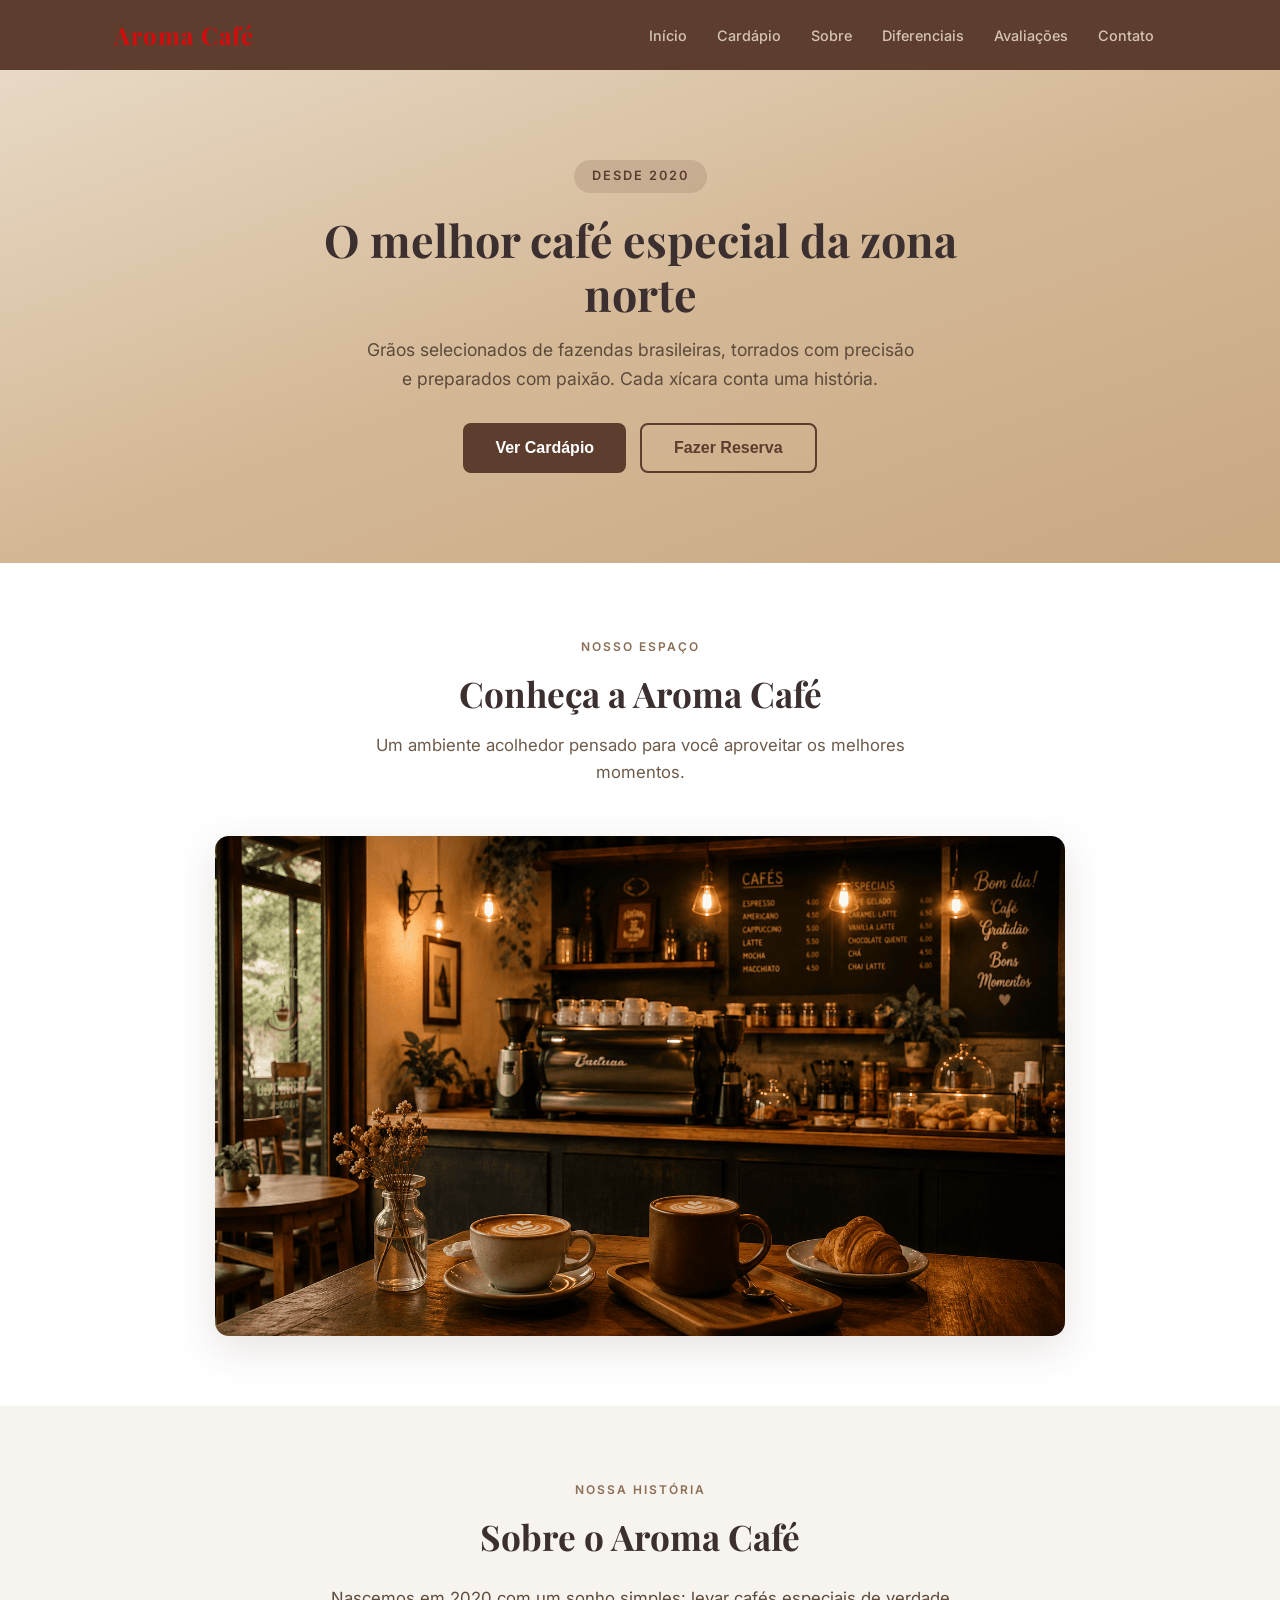
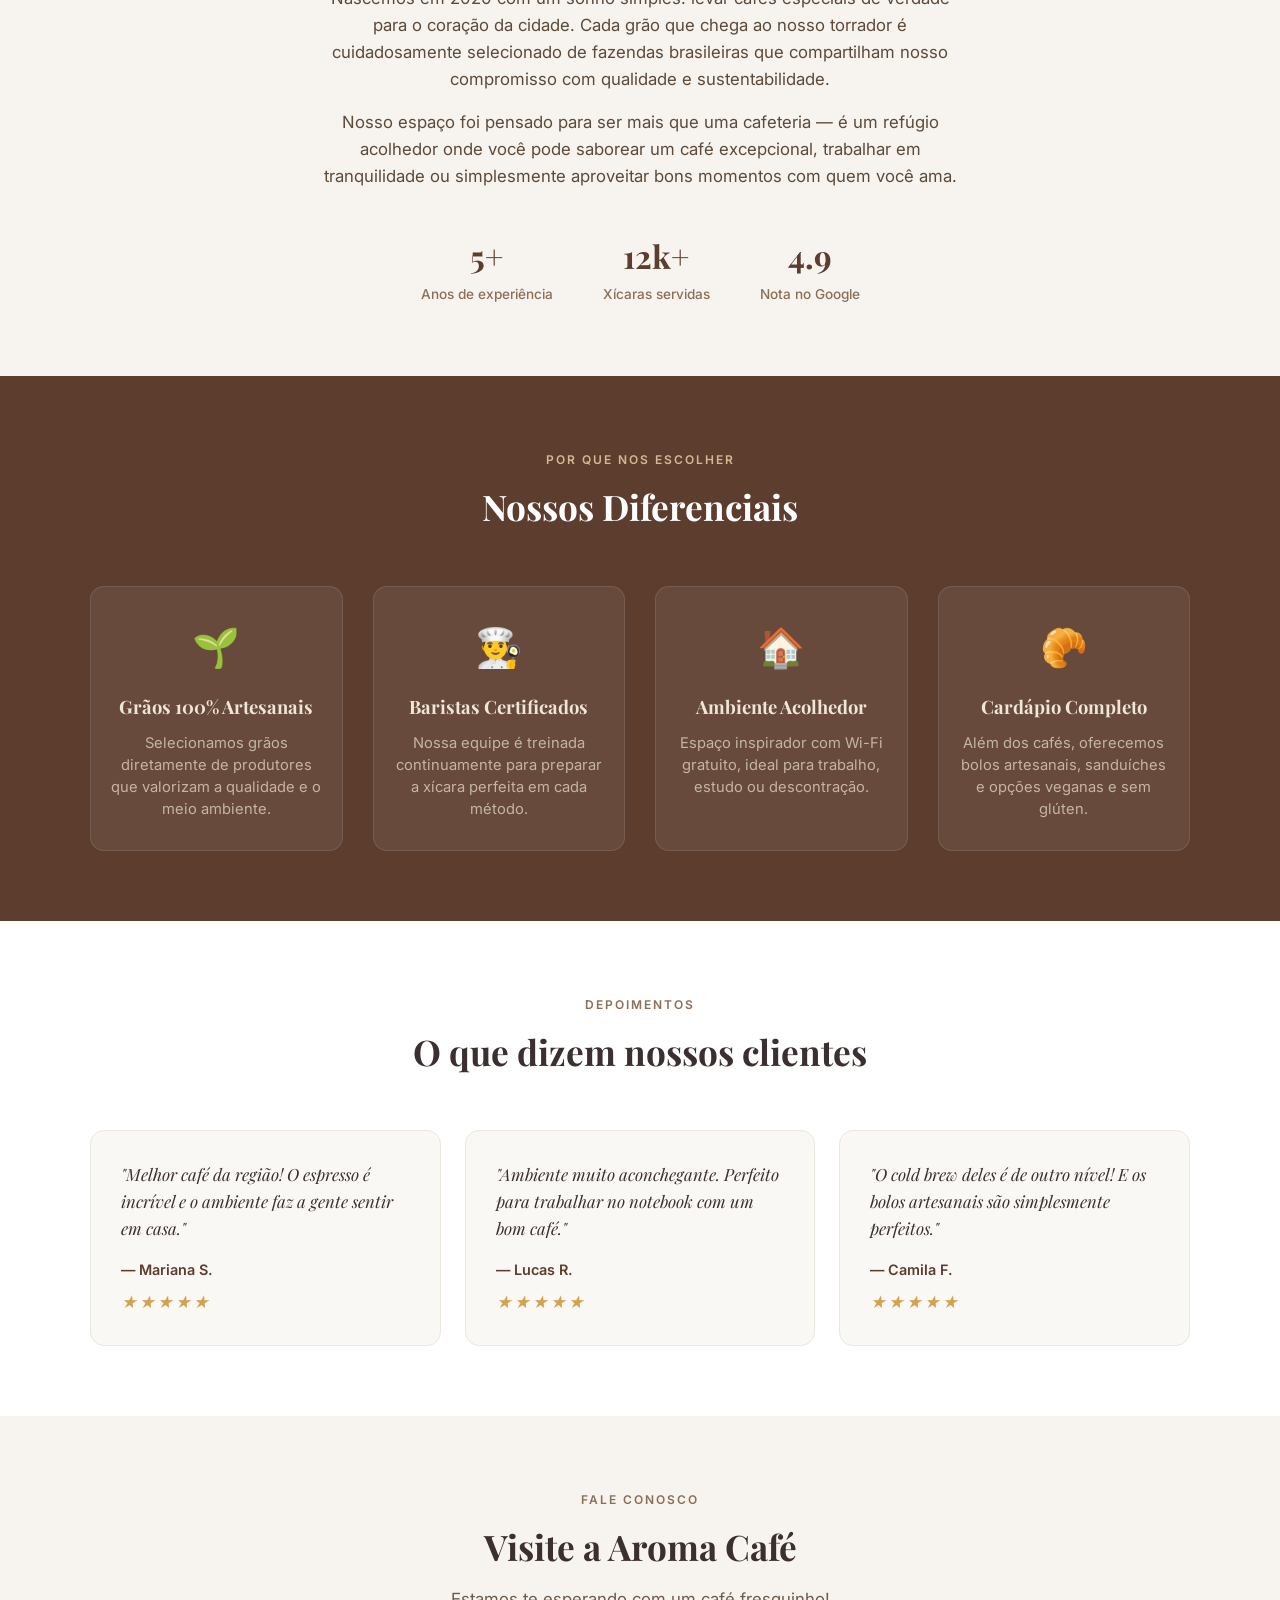
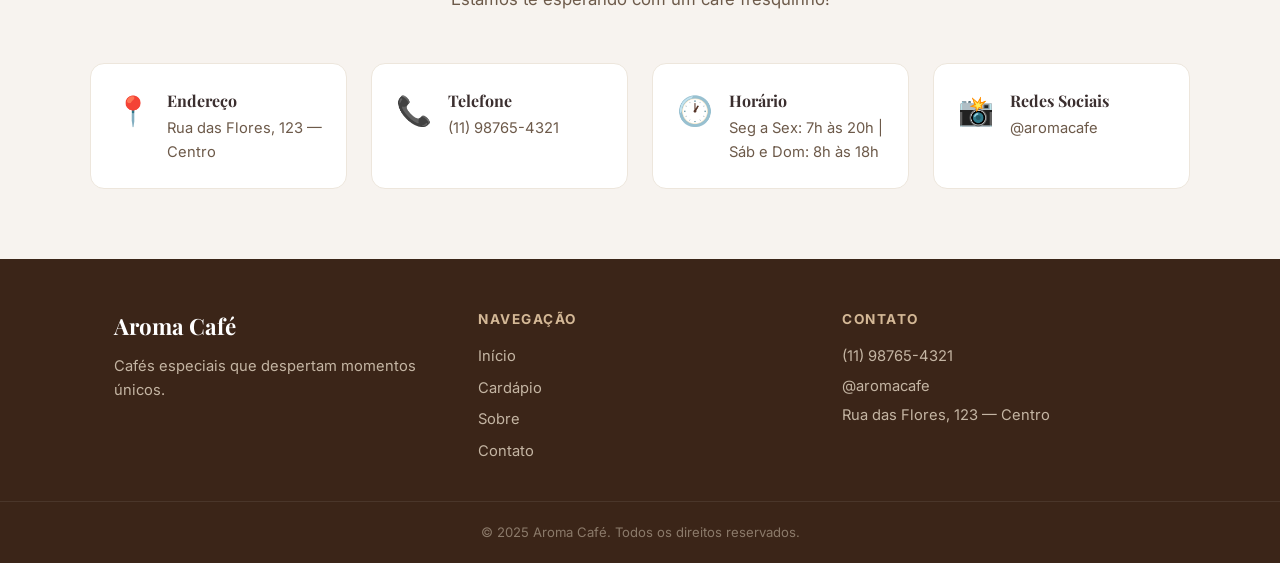
<file: index.html>
<!doctype html>
<html lang="pt-BR">
  <head>
    <meta charset="UTF-8" />
    <meta name="viewport" content="width=device-width, initial-scale=1.0" />
    <title>Aroma Café — Cafés Especiais</title>
    <link rel="stylesheet" href="style.css" />
    <link
      href="https://fonts.googleapis.com/css2?family=Playfair+Display:wght@400;700&family=Inter:wght@300;400;500;600&display=swap"
      rel="stylesheet"
    />
  </head>
  <body>
    <header>
      <div class="header-inner">
        <h1 class="logo">Aroma Café</h1>
        <nav>
          <a href="index.html">Início</a>
          <a href="cardapio.html">Cardápio</a>
          <a href="#sobre">Sobre</a>
          <a href="#diferenciais">Diferenciais</a>
          <a href="#avaliacoes">Avaliações</a>
          <a href="contato.html">Contato</a>
        </nav>
      </div>
    </header>

    <section class="hero" id="inicio">
      <div class="hero-content">
        <span class="hero-tag">Desde 2020</span>
        <h2>O melhor café especial da zona norte</h2>
        <p>
          Grãos selecionados de fazendas brasileiras, torrados com precisão e
          preparados com paixão. Cada xícara conta uma história.
        </p>
        <div class="hero-buttons">
          <button class="btn-primary">Ver Cardápio</button>
          <button class="btn-secondary">Fazer Reserva</button>
        </div>
      </div>
    </section>

    <section class="gallery" id="galeria">
      <div class="section-header">
        <span class="section-tag">Nosso Espaço</span>
        <h2>Conheça a Aroma Café</h2>
        <p>Um ambiente acolhedor pensado para você aproveitar os melhores momentos.</p>
      </div>
      <img src="assets/cafeteria.png" alt="Interior da Aroma Café" class="gallery-img" />
    </section>

    <section class="about" id="sobre">
      <div class="about-content">
        <div class="about-text">
          <span class="section-tag">Nossa História</span>
          <h2>Sobre o Aroma Café</h2>
          <p>
            Nascemos em 2020 com um sonho simples: levar cafés especiais de
            verdade para o coração da cidade. Cada grão que chega ao nosso
            torrador é cuidadosamente selecionado de fazendas brasileiras que
            compartilham nosso compromisso com qualidade e sustentabilidade.
          </p>
          <p>
            Nosso espaço foi pensado para ser mais que uma cafeteria — é um
            refúgio acolhedor onde você pode saborear um café excepcional,
            trabalhar em tranquilidade ou simplesmente aproveitar bons momentos
            com quem você ama.
          </p>
          <div class="about-stats">
            <div class="stat">
              <span class="stat-number">5+</span>
              <span class="stat-label">Anos de experiência</span>
            </div>
            <div class="stat">
              <span class="stat-number">12k+</span>
              <span class="stat-label">Xícaras servidas</span>
            </div>
            <div class="stat">
              <span class="stat-number">4.9</span>
              <span class="stat-label">Nota no Google</span>
            </div>
          </div>
        </div>
      </div>
    </section>

    <section class="diferenciais" id="diferenciais">
      <div class="section-header">
        <span class="section-tag">Por que nos escolher</span>
        <h2>Nossos Diferenciais</h2>
      </div>
      <div class="diff-grid">
        <div class="diff-item">
          <div class="diff-icon">🌱</div>
          <h3>Grãos 100% Artesanais</h3>
          <p>Selecionamos grãos diretamente de produtores que valorizam a qualidade e o meio ambiente.</p>
        </div>
        <div class="diff-item">
          <div class="diff-icon">👨‍🍳</div>
          <h3>Baristas Certificados</h3>
          <p>Nossa equipe é treinada continuamente para preparar a xícara perfeita em cada método.</p>
        </div>
        <div class="diff-item">
          <div class="diff-icon">🏠</div>
          <h3>Ambiente Acolhedor</h3>
          <p>Espaço inspirador com Wi-Fi gratuito, ideal para trabalho, estudo ou descontração.</p>
        </div>
        <div class="diff-item">
          <div class="diff-icon">🥐</div>
          <h3>Cardápio Completo</h3>
          <p>Além dos cafés, oferecemos bolos artesanais, sanduíches e opções veganas e sem glúten.</p>
        </div>
      </div>
    </section>

    <section class="reviews" id="avaliacoes">
      <div class="section-header">
        <span class="section-tag">Depoimentos</span>
        <h2>O que dizem nossos clientes</h2>
      </div>
      <div class="reviews-grid">
        <blockquote class="review-card">
          <p>"Melhor café da região! O espresso é incrível e o ambiente faz a gente sentir em casa."</p>
          <cite>— Mariana S.</cite>
          <span class="stars">★★★★★</span>
        </blockquote>
        <blockquote class="review-card">
          <p>"Ambiente muito aconchegante. Perfeito para trabalhar no notebook com um bom café."</p>
          <cite>— Lucas R.</cite>
          <span class="stars">★★★★★</span>
        </blockquote>
        <blockquote class="review-card">
          <p>"O cold brew deles é de outro nível! E os bolos artesanais são simplesmente perfeitos."</p>
          <cite>— Camila F.</cite>
          <span class="stars">★★★★★</span>
        </blockquote>
      </div>
    </section>

    <section class="contact" id="contato">
      <div class="section-header">
        <span class="section-tag">Fale Conosco</span>
        <h2>Visite a Aroma Café</h2>
        <p>Estamos te esperando com um café fresquinho!</p>
      </div>
      <div class="contact-info">
        <div class="contact-item">
          <span class="contact-icon">📍</span>
          <div>
            <h3>Endereço</h3>
            <p>Rua das Flores, 123 — Centro</p>
          </div>
        </div>
        <div class="contact-item">
          <span class="contact-icon">📞</span>
          <div>
            <h3>Telefone</h3>
            <p>(11) 98765-4321</p>
          </div>
        </div>
        <div class="contact-item">
          <span class="contact-icon">🕐</span>
          <div>
            <h3>Horário</h3>
            <p>Seg a Sex: 7h às 20h | Sáb e Dom: 8h às 18h</p>
          </div>
        </div>
        <div class="contact-item">
          <span class="contact-icon">📸</span>
          <div>
            <h3>Redes Sociais</h3>
            <p>@aromacafe</p>
          </div>
        </div>
      </div>
    </section>

    <footer>
      <div class="footer-inner">
        <div class="footer-col">
          <h3 class="footer-logo">Aroma Café</h3>
          <p>Cafés especiais que despertam momentos únicos.</p>
        </div>
        <div class="footer-col">
          <h4>Navegação</h4>
          <a href="index.html">Início</a>
          <a href="cardapio.html">Cardápio</a>
          <a href="#sobre">Sobre</a>
          <a href="contato.html">Contato</a>
        </div>
        <div class="footer-col">
          <h4>Contato</h4>
          <p>(11) 98765-4321</p>
          <p>@aromacafe</p>
          <p>Rua das Flores, 123 — Centro</p>
        </div>
      </div>
      <div class="footer-bottom">
        <p>&copy; 2025 Aroma Café. Todos os direitos reservados.</p>
      </div>
    </footer>
  </body>
</html>
</file>
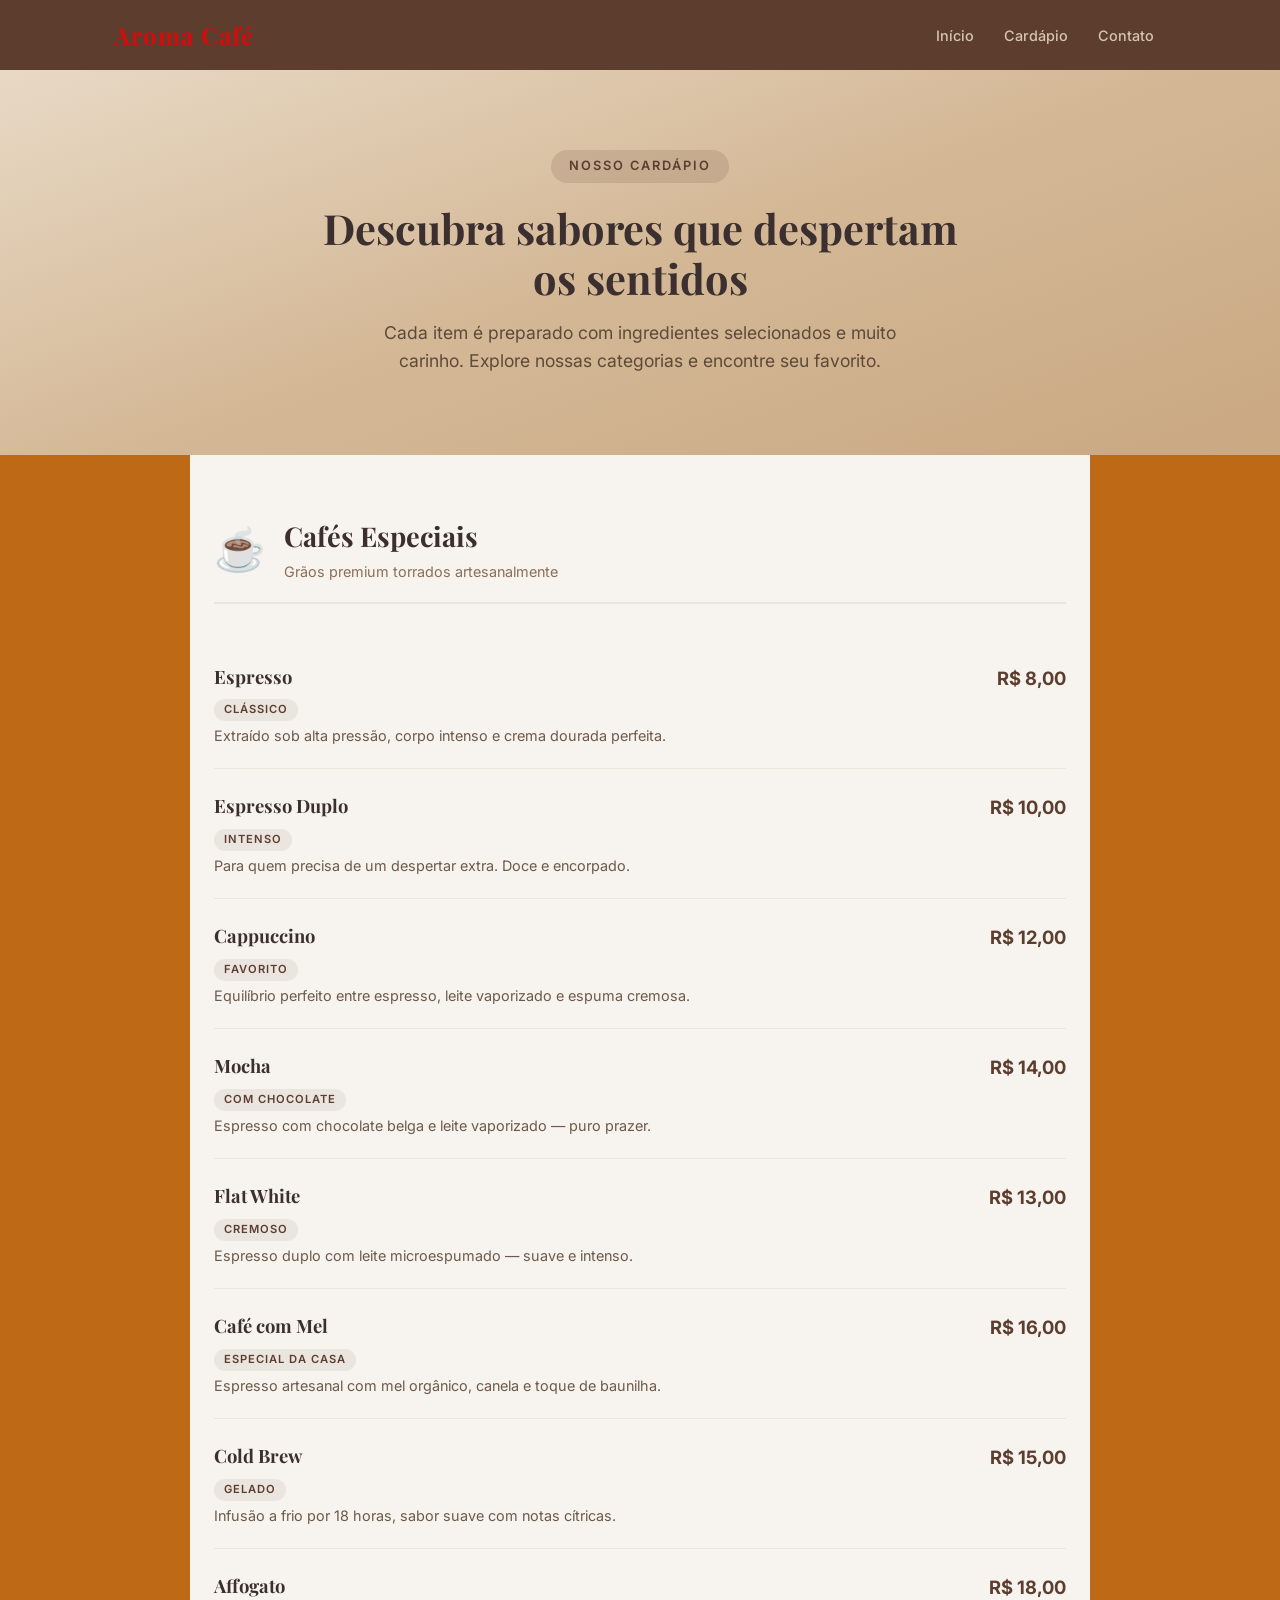
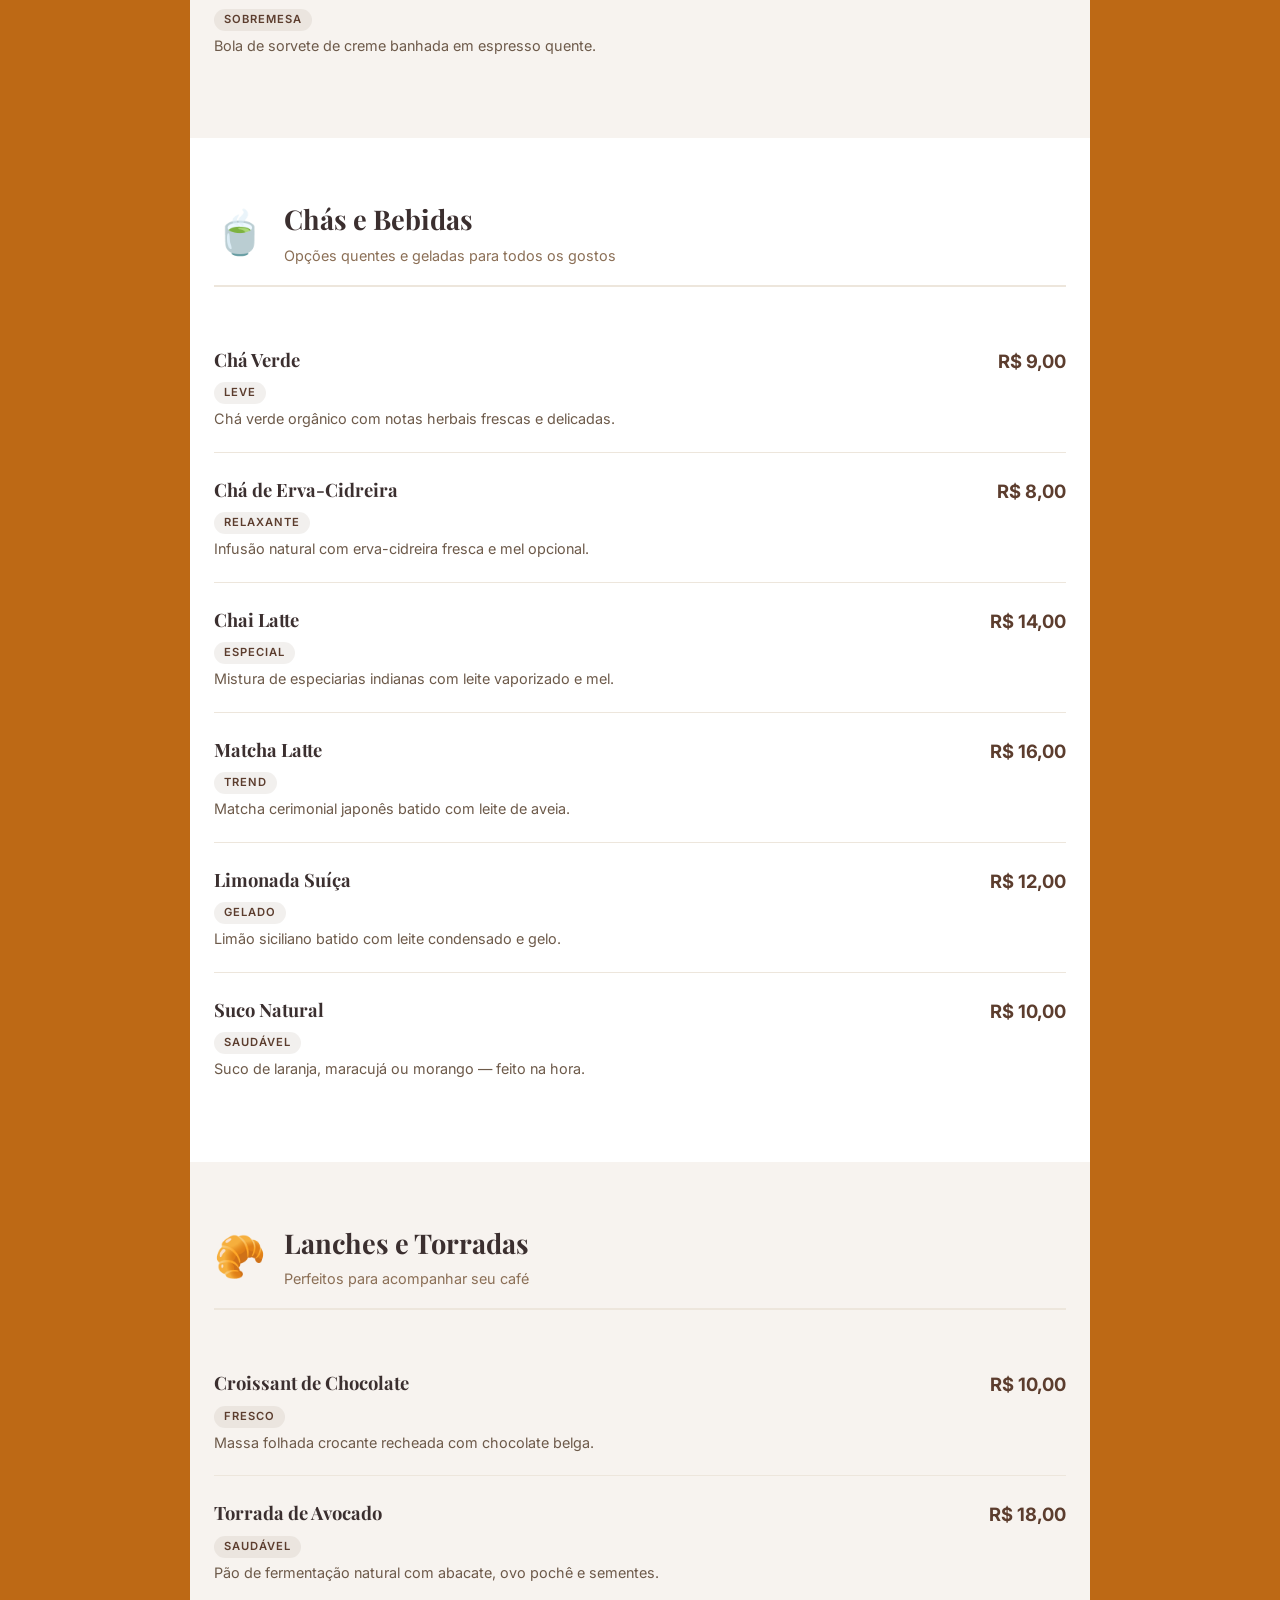
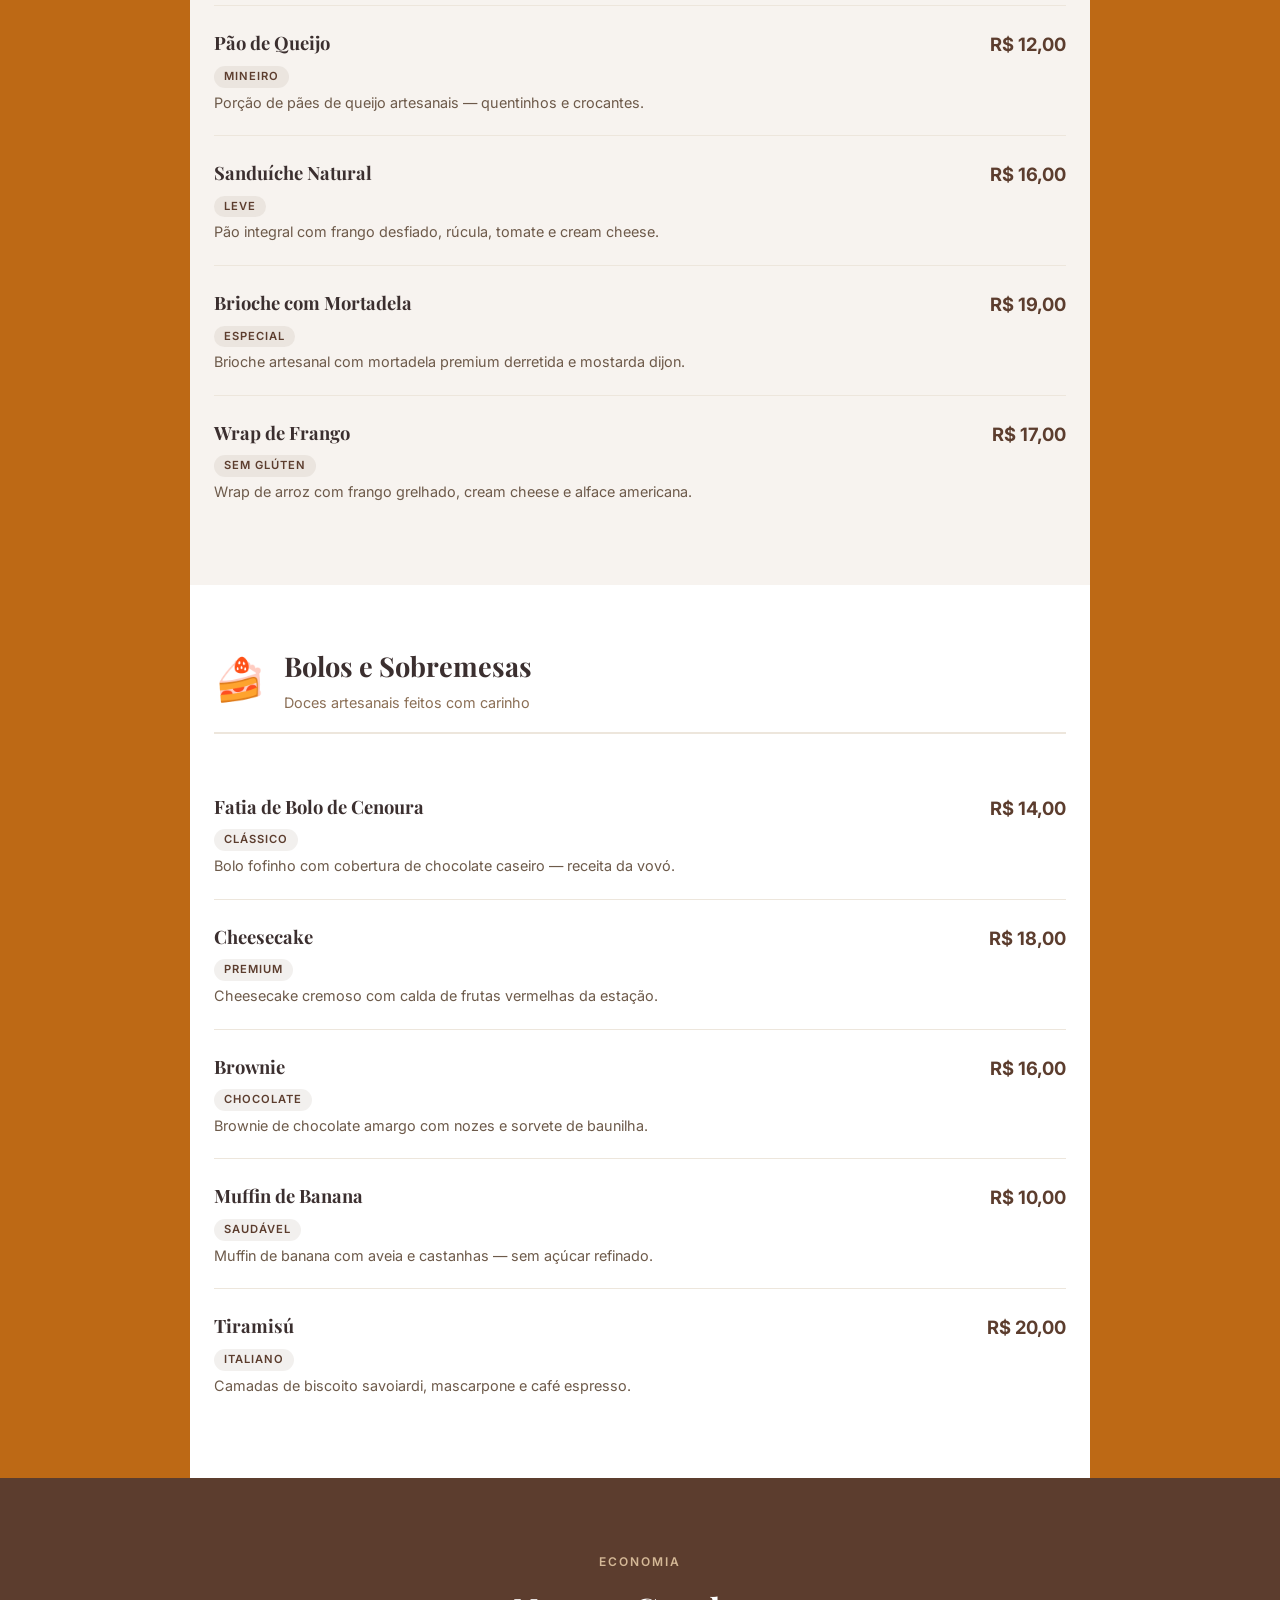
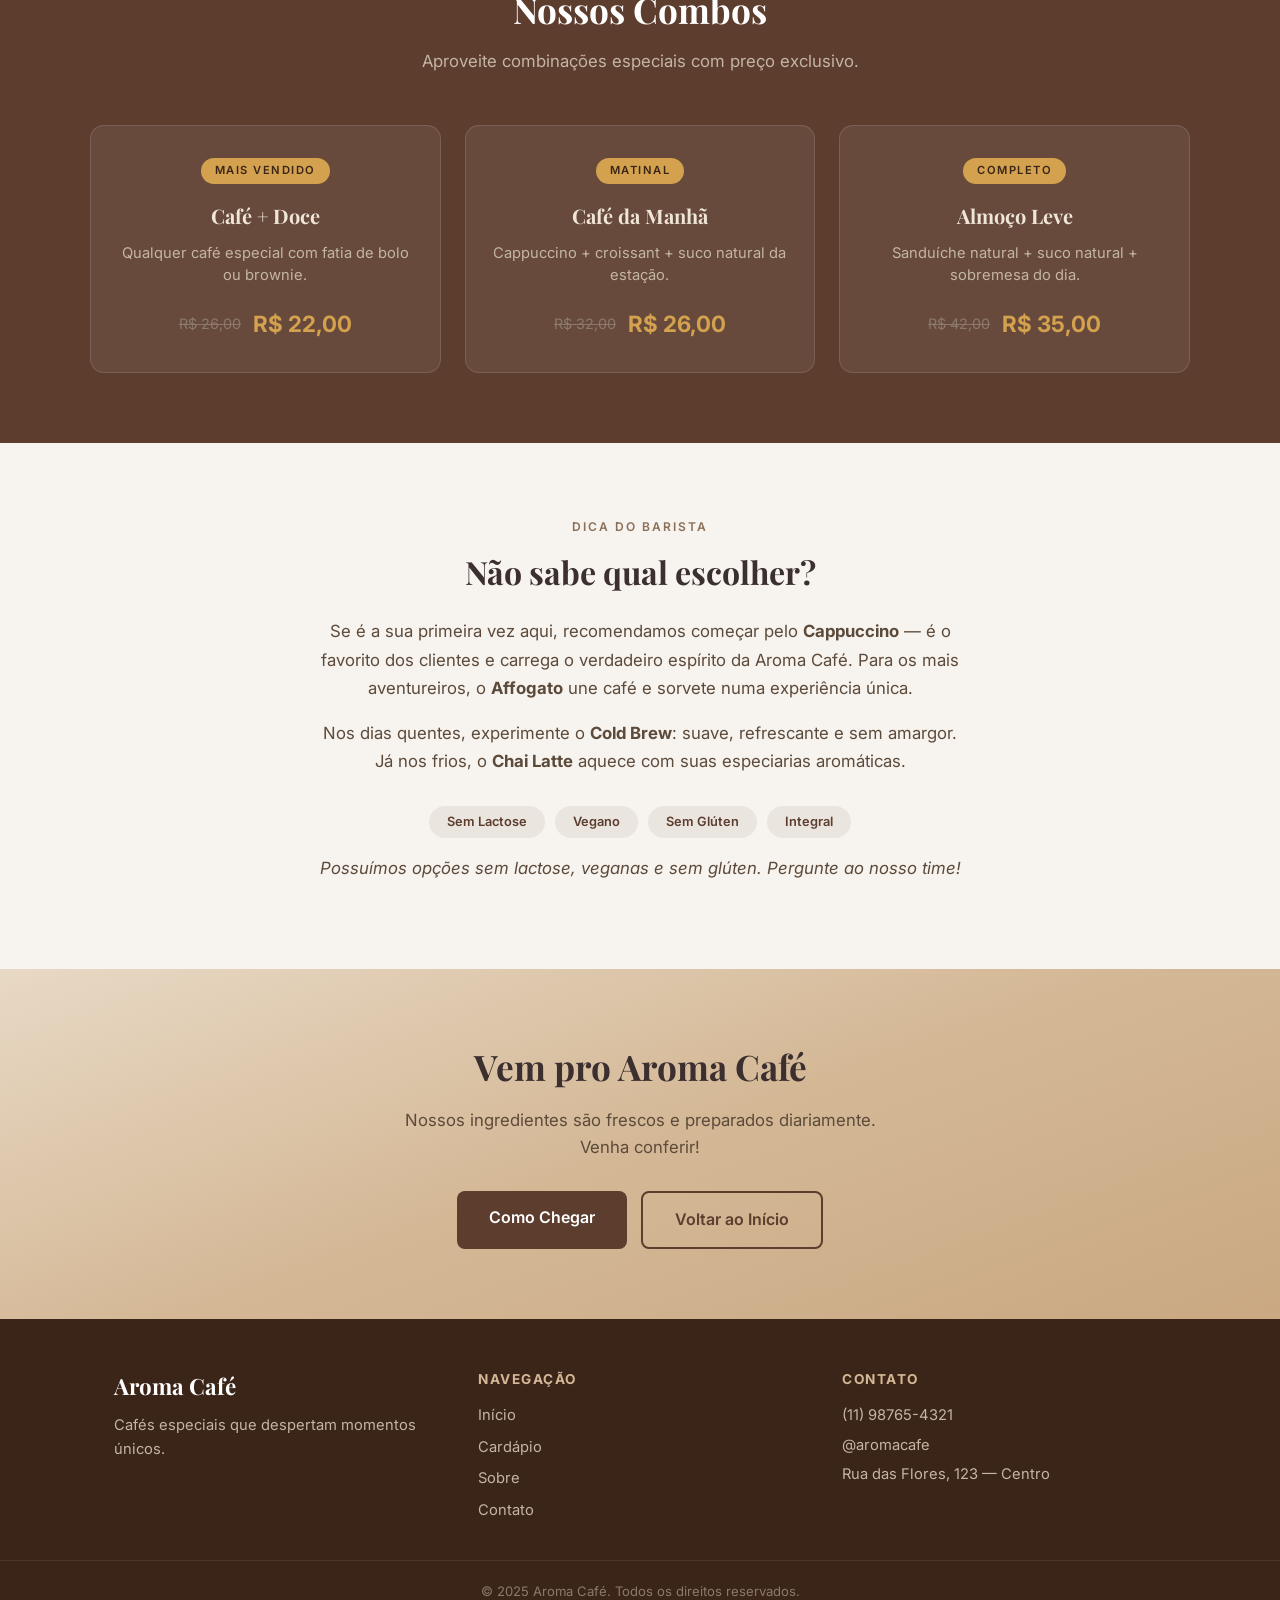
<file: cardapio.html>
<!doctype html>
<html lang="pt-BR">
  <head>
    <meta charset="UTF-8" />
    <meta name="viewport" content="width=device-width, initial-scale=1.0" />
    <title>Cardápio — Aroma Café</title>
    <link rel="stylesheet" href="style.css" />
    <link
      href="https://fonts.googleapis.com/css2?family=Playfair+Display:wght@400;700&family=Inter:wght@300;400;500;600&display=swap"
      rel="stylesheet"
    />
  </head>
  <body>
    <header>
      <div class="header-inner">
        <h1 class="logo">Aroma Café</h1>
        <nav>
          <a href="index.html">Início</a>
          <a href="cardapio.html">Cardápio</a>
          <a href="contato.html">Contato</a>
        </nav>
      </div>
    </header>

    <section class="menu-hero">
      <div class="menu-hero-content">
        <span class="hero-tag">Nosso Cardápio</span>
        <h2>Descubra sabores que despertam os sentidos</h2>
        <p>
          Cada item é preparado com ingredientes selecionados e muito carinho.
          Explore nossas categorias e encontre seu favorito.
        </p>
      </div>
    </section>

    <section class="menu-categories" id="cafes">
      <div class="category">
        <div class="category-header">
          <span class="category-icon">☕</span>
          <div>
            <h2>Cafés Especiais</h2>
            <p>Grãos premium torrados artesanalmente</p>
          </div>
        </div>
        <div class="menu-list">
          <div class="menu-item">
            <div class="menu-item-info">
              <h3>Espresso</h3>
              <span class="menu-item-tags">Clássico</span>
              <p>
                Extraído sob alta pressão, corpo intenso e crema dourada
                perfeita.
              </p>
            </div>
            <span class="menu-item-price">R$ 8,00</span>
          </div>
          <div class="menu-item">
            <div class="menu-item-info">
              <h3>Espresso Duplo</h3>
              <span class="menu-item-tags">Intenso</span>
              <p>Para quem precisa de um despertar extra. Doce e encorpado.</p>
            </div>
            <span class="menu-item-price">R$ 10,00</span>
          </div>
          <div class="menu-item">
            <div class="menu-item-info">
              <h3>Cappuccino</h3>
              <span class="menu-item-tags">Favorito</span>
              <p>
                Equilíbrio perfeito entre espresso, leite vaporizado e espuma
                cremosa.
              </p>
            </div>
            <span class="menu-item-price">R$ 12,00</span>
          </div>
          <div class="menu-item">
            <div class="menu-item-info">
              <h3>Mocha</h3>
              <span class="menu-item-tags">Com Chocolate</span>
              <p>
                Espresso com chocolate belga e leite vaporizado — puro prazer.
              </p>
            </div>
            <span class="menu-item-price">R$ 14,00</span>
          </div>
          <div class="menu-item">
            <div class="menu-item-info">
              <h3>Flat White</h3>
              <span class="menu-item-tags">Cremoso</span>
              <p>Espresso duplo com leite microespumado — suave e intenso.</p>
            </div>
            <span class="menu-item-price">R$ 13,00</span>
          </div>
          <div class="menu-item">
            <div class="menu-item-info">
              <h3>Café com Mel</h3>
              <span class="menu-item-tags">Especial da Casa</span>
              <p>
                Espresso artesanal com mel orgânico, canela e toque de baunilha.
              </p>
            </div>
            <span class="menu-item-price">R$ 16,00</span>
          </div>
          <div class="menu-item">
            <div class="menu-item-info">
              <h3>Cold Brew</h3>
              <span class="menu-item-tags">Gelado</span>
              <p>
                Infusão a frio por 18 horas, sabor suave com notas cítricas.
              </p>
            </div>
            <span class="menu-item-price">R$ 15,00</span>
          </div>
          <div class="menu-item">
            <div class="menu-item-info">
              <h3>Affogato</h3>
              <span class="menu-item-tags">Sobremesa</span>
              <p>Bola de sorvete de creme banhada em espresso quente.</p>
            </div>
            <span class="menu-item-price">R$ 18,00</span>
          </div>
        </div>
      </div>
    </section>

    <section class="menu-categories" id="chas">
      <div class="category">
        <div class="category-header">
          <span class="category-icon">🍵</span>
          <div>
            <h2>Chás e Bebidas</h2>
            <p>Opções quentes e geladas para todos os gostos</p>
          </div>
        </div>
        <div class="menu-list">
          <div class="menu-item">
            <div class="menu-item-info">
              <h3>Chá Verde</h3>
              <span class="menu-item-tags">Leve</span>
              <p>Chá verde orgânico com notas herbais frescas e delicadas.</p>
            </div>
            <span class="menu-item-price">R$ 9,00</span>
          </div>
          <div class="menu-item">
            <div class="menu-item-info">
              <h3>Chá de Erva-Cidreira</h3>
              <span class="menu-item-tags">Relaxante</span>
              <p>Infusão natural com erva-cidreira fresca e mel opcional.</p>
            </div>
            <span class="menu-item-price">R$ 8,00</span>
          </div>
          <div class="menu-item">
            <div class="menu-item-info">
              <h3>Chai Latte</h3>
              <span class="menu-item-tags">Especial</span>
              <p>Mistura de especiarias indianas com leite vaporizado e mel.</p>
            </div>
            <span class="menu-item-price">R$ 14,00</span>
          </div>
          <div class="menu-item">
            <div class="menu-item-info">
              <h3>Matcha Latte</h3>
              <span class="menu-item-tags">Trend</span>
              <p>Matcha cerimonial japonês batido com leite de aveia.</p>
            </div>
            <span class="menu-item-price">R$ 16,00</span>
          </div>
          <div class="menu-item">
            <div class="menu-item-info">
              <h3>Limonada Suíça</h3>
              <span class="menu-item-tags">Gelado</span>
              <p>Limão siciliano batido com leite condensado e gelo.</p>
            </div>
            <span class="menu-item-price">R$ 12,00</span>
          </div>
          <div class="menu-item">
            <div class="menu-item-info">
              <h3>Suco Natural</h3>
              <span class="menu-item-tags">Saudável</span>
              <p>Suco de laranja, maracujá ou morango — feito na hora.</p>
            </div>
            <span class="menu-item-price">R$ 10,00</span>
          </div>
        </div>
      </div>
    </section>

    <section class="menu-categories" id="comidas">
      <div class="category">
        <div class="category-header">
          <span class="category-icon">🥐</span>
          <div>
            <h2>Lanches e Torradas</h2>
            <p>Perfeitos para acompanhar seu café</p>
          </div>
        </div>
        <div class="menu-list">
          <div class="menu-item">
            <div class="menu-item-info">
              <h3>Croissant de Chocolate</h3>
              <span class="menu-item-tags">Fresco</span>
              <p>Massa folhada crocante recheada com chocolate belga.</p>
            </div>
            <span class="menu-item-price">R$ 10,00</span>
          </div>
          <div class="menu-item">
            <div class="menu-item-info">
              <h3>Torrada de Avocado</h3>
              <span class="menu-item-tags">Saudável</span>
              <p>
                Pão de fermentação natural com abacate, ovo pochê e sementes.
              </p>
            </div>
            <span class="menu-item-price">R$ 18,00</span>
          </div>
          <div class="menu-item">
            <div class="menu-item-info">
              <h3>Pão de Queijo</h3>
              <span class="menu-item-tags">Mineiro</span>
              <p>
                Porção de pães de queijo artesanais — quentinhos e crocantes.
              </p>
            </div>
            <span class="menu-item-price">R$ 12,00</span>
          </div>
          <div class="menu-item">
            <div class="menu-item-info">
              <h3>Sanduíche Natural</h3>
              <span class="menu-item-tags">Leve</span>
              <p>
                Pão integral com frango desfiado, rúcula, tomate e cream cheese.
              </p>
            </div>
            <span class="menu-item-price">R$ 16,00</span>
          </div>
          <div class="menu-item">
            <div class="menu-item-info">
              <h3>Brioche com Mortadela</h3>
              <span class="menu-item-tags">Especial</span>
              <p>
                Brioche artesanal com mortadela premium derretida e mostarda
                dijon.
              </p>
            </div>
            <span class="menu-item-price">R$ 19,00</span>
          </div>
          <div class="menu-item">
            <div class="menu-item-info">
              <h3>Wrap de Frango</h3>
              <span class="menu-item-tags">Sem Glúten</span>
              <p>
                Wrap de arroz com frango grelhado, cream cheese e alface
                americana.
              </p>
            </div>
            <span class="menu-item-price">R$ 17,00</span>
          </div>
        </div>
      </div>
    </section>

    <section class="menu-categories" id="sobremesas">
      <div class="category">
        <div class="category-header">
          <span class="category-icon">🍰</span>
          <div>
            <h2>Bolos e Sobremesas</h2>
            <p>Doces artesanais feitos com carinho</p>
          </div>
        </div>
        <div class="menu-list">
          <div class="menu-item">
            <div class="menu-item-info">
              <h3>Fatia de Bolo de Cenoura</h3>
              <span class="menu-item-tags">Clássico</span>
              <p>
                Bolo fofinho com cobertura de chocolate caseiro — receita da
                vovó.
              </p>
            </div>
            <span class="menu-item-price">R$ 14,00</span>
          </div>
          <div class="menu-item">
            <div class="menu-item-info">
              <h3>Cheesecake</h3>
              <span class="menu-item-tags">Premium</span>
              <p>
                Cheesecake cremoso com calda de frutas vermelhas da estação.
              </p>
            </div>
            <span class="menu-item-price">R$ 18,00</span>
          </div>
          <div class="menu-item">
            <div class="menu-item-info">
              <h3>Brownie</h3>
              <span class="menu-item-tags">Chocolate</span>
              <p>
                Brownie de chocolate amargo com nozes e sorvete de baunilha.
              </p>
            </div>
            <span class="menu-item-price">R$ 16,00</span>
          </div>
          <div class="menu-item">
            <div class="menu-item-info">
              <h3>Muffin de Banana</h3>
              <span class="menu-item-tags">Saudável</span>
              <p>
                Muffin de banana com aveia e castanhas — sem açúcar refinado.
              </p>
            </div>
            <span class="menu-item-price">R$ 10,00</span>
          </div>
          <div class="menu-item">
            <div class="menu-item-info">
              <h3>Tiramisú</h3>
              <span class="menu-item-tags">Italiano</span>
              <p>Camadas de biscoito savoiardi, mascarpone e café espresso.</p>
            </div>
            <span class="menu-item-price">R$ 20,00</span>
          </div>
        </div>
      </div>
    </section>

    <section class="combos">
      <div class="section-header">
        <span class="section-tag">Economia</span>
        <h2>Nossos Combos</h2>
        <p>Aproveite combinações especiais com preço exclusivo.</p>
      </div>
      <div class="combos-grid">
        <div class="combo-card">
          <div class="combo-badge">Mais Vendido</div>
          <h3>Café + Doce</h3>
          <p>Qualquer café especial com fatia de bolo ou brownie.</p>
          <div class="combo-price-row">
            <span class="combo-old-price">R$ 26,00</span>
            <span class="combo-price">R$ 22,00</span>
          </div>
        </div>
        <div class="combo-card">
          <div class="combo-badge">Matinal</div>
          <h3>Café da Manhã</h3>
          <p>Cappuccino + croissant + suco natural da estação.</p>
          <div class="combo-price-row">
            <span class="combo-old-price">R$ 32,00</span>
            <span class="combo-price">R$ 26,00</span>
          </div>
        </div>
        <div class="combo-card">
          <div class="combo-badge">Completo</div>
          <h3>Almoço Leve</h3>
          <p>Sanduíche natural + suco natural + sobremesa do dia.</p>
          <div class="combo-price-row">
            <span class="combo-old-price">R$ 42,00</span>
            <span class="combo-price">R$ 35,00</span>
          </div>
        </div>
      </div>
    </section>

    <section class="barista-tips">
      <div class="barista-content">
        <div class="barista-text">
          <span class="section-tag">Dica do Barista</span>
          <h2>Não sabe qual escolher?</h2>
          <p>
            Se é a sua primeira vez aqui, recomendamos começar pelo
            <strong>Cappuccino</strong> — é o favorito dos clientes e carrega o
            verdadeiro espírito da Aroma Café. Para os mais aventureiros, o
            <strong>Affogato</strong> une café e sorvete numa experiência única.
          </p>
          <p>
            Nos dias quentes, experimente o <strong>Cold Brew</strong>: suave,
            refrescante e sem amargor. Já nos frios, o
            <strong>Chai Latte</strong> aquece com suas especiarias aromáticas.
          </p>
          <div class="barista-tags">
            <span class="tag">Sem Lactose</span>
            <span class="tag">Vegano</span>
            <span class="tag">Sem Glúten</span>
            <span class="tag">Integral</span>
          </div>
          <p class="barista-note">
            Possuímos opções sem lactose, veganas e sem glúten. Pergunte ao
            nosso time!
          </p>
        </div>
      </div>
    </section>

    <section class="menu-cta">
      <div class="menu-cta-content">
        <h2>Vem pro Aroma Café</h2>
        <p>
          Nossos ingredientes são frescos e preparados diariamente. Venha
          conferir!
        </p>
        <div class="hero-buttons">
          <a href="index.html#contato" class="btn-primary">Como Chegar</a>
          <a href="index.html" class="btn-secondary">Voltar ao Início</a>
        </div>
      </div>
    </section>

    <footer>
      <div class="footer-inner">
        <div class="footer-col">
          <h3 class="footer-logo">Aroma Café</h3>
          <p>Cafés especiais que despertam momentos únicos.</p>
        </div>
        <div class="footer-col">
          <h4>Navegação</h4>
          <a href="index.html">Início</a>
          <a href="cardapio.html">Cardápio</a>
          <a href="index.html#sobre">Sobre</a>
          <a href="contato.html">Contato</a>
        </div>
        <div class="footer-col">
          <h4>Contato</h4>
          <p>(11) 98765-4321</p>
          <p>@aromacafe</p>
          <p>Rua das Flores, 123 — Centro</p>
        </div>
      </div>
      <div class="footer-bottom">
        <p>&copy; 2025 Aroma Café. Todos os direitos reservados.</p>
      </div>
    </footer>
  </body>
</html>
</file>
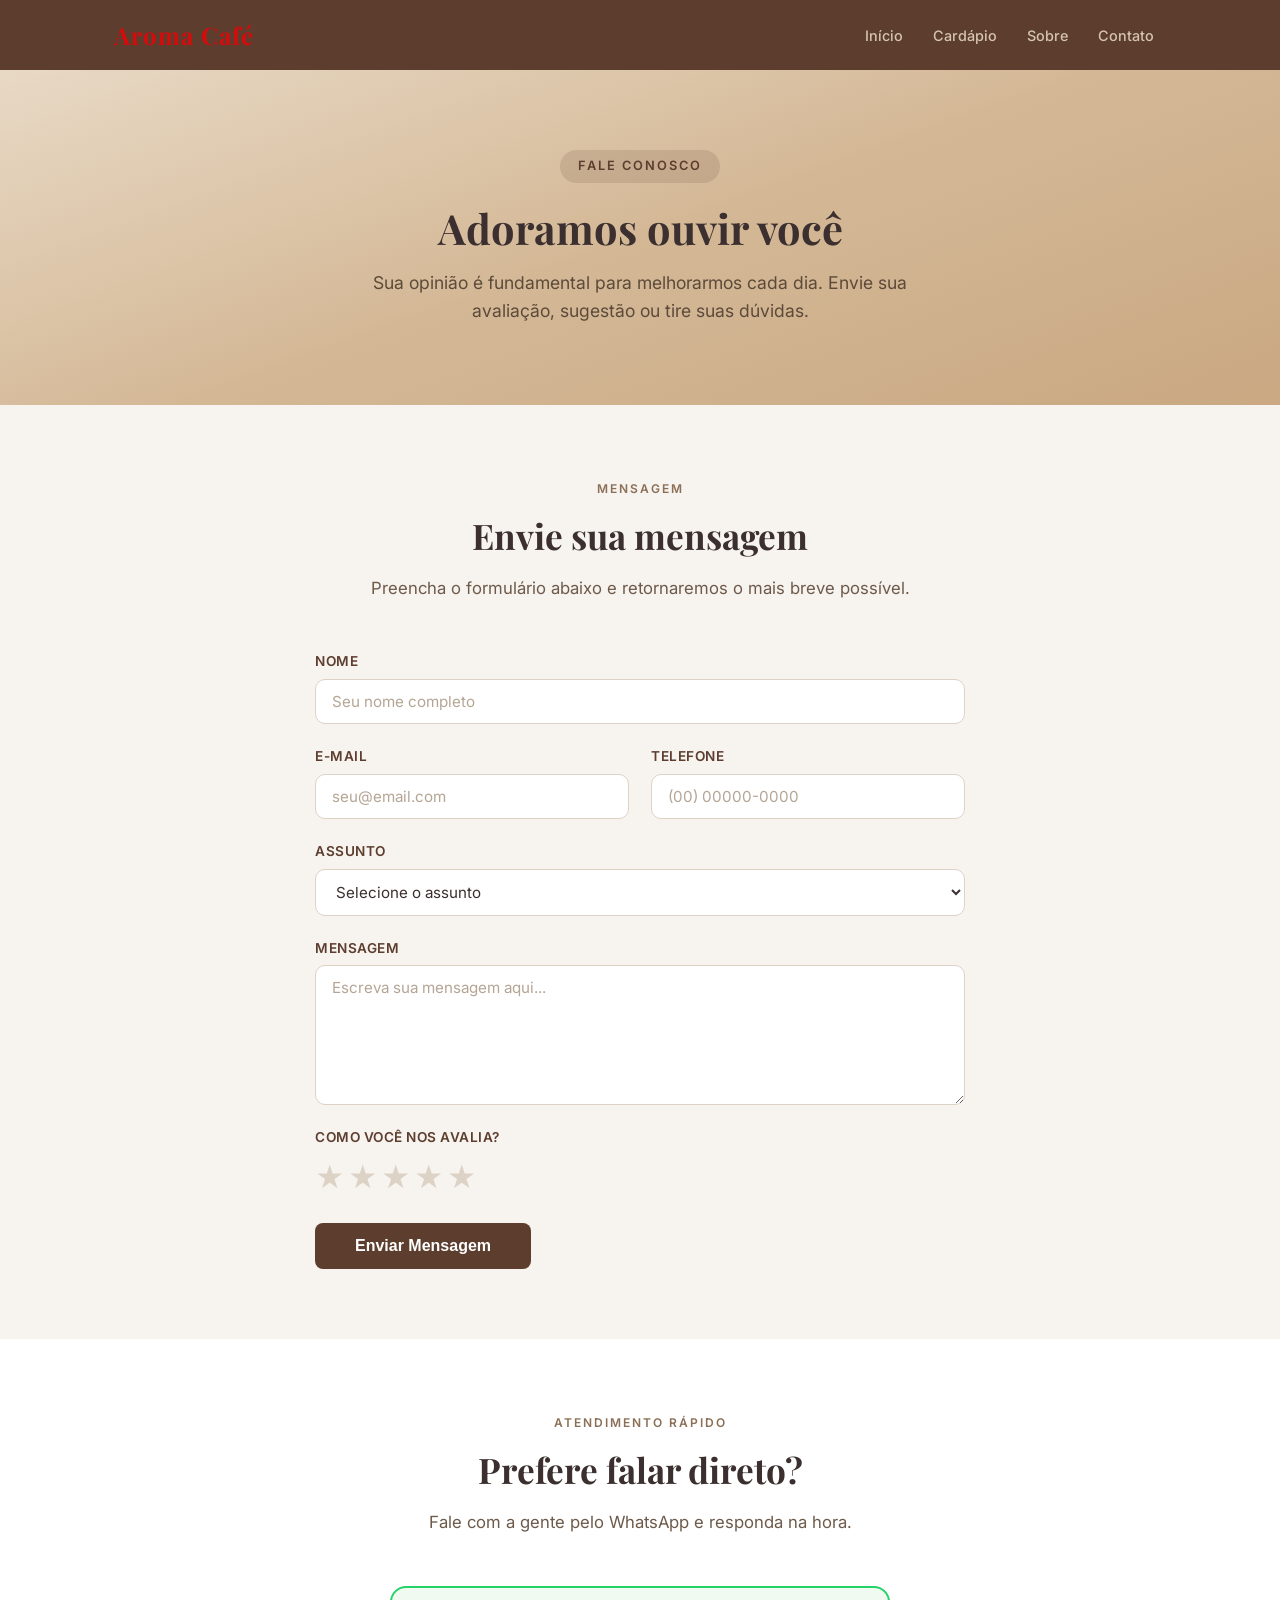
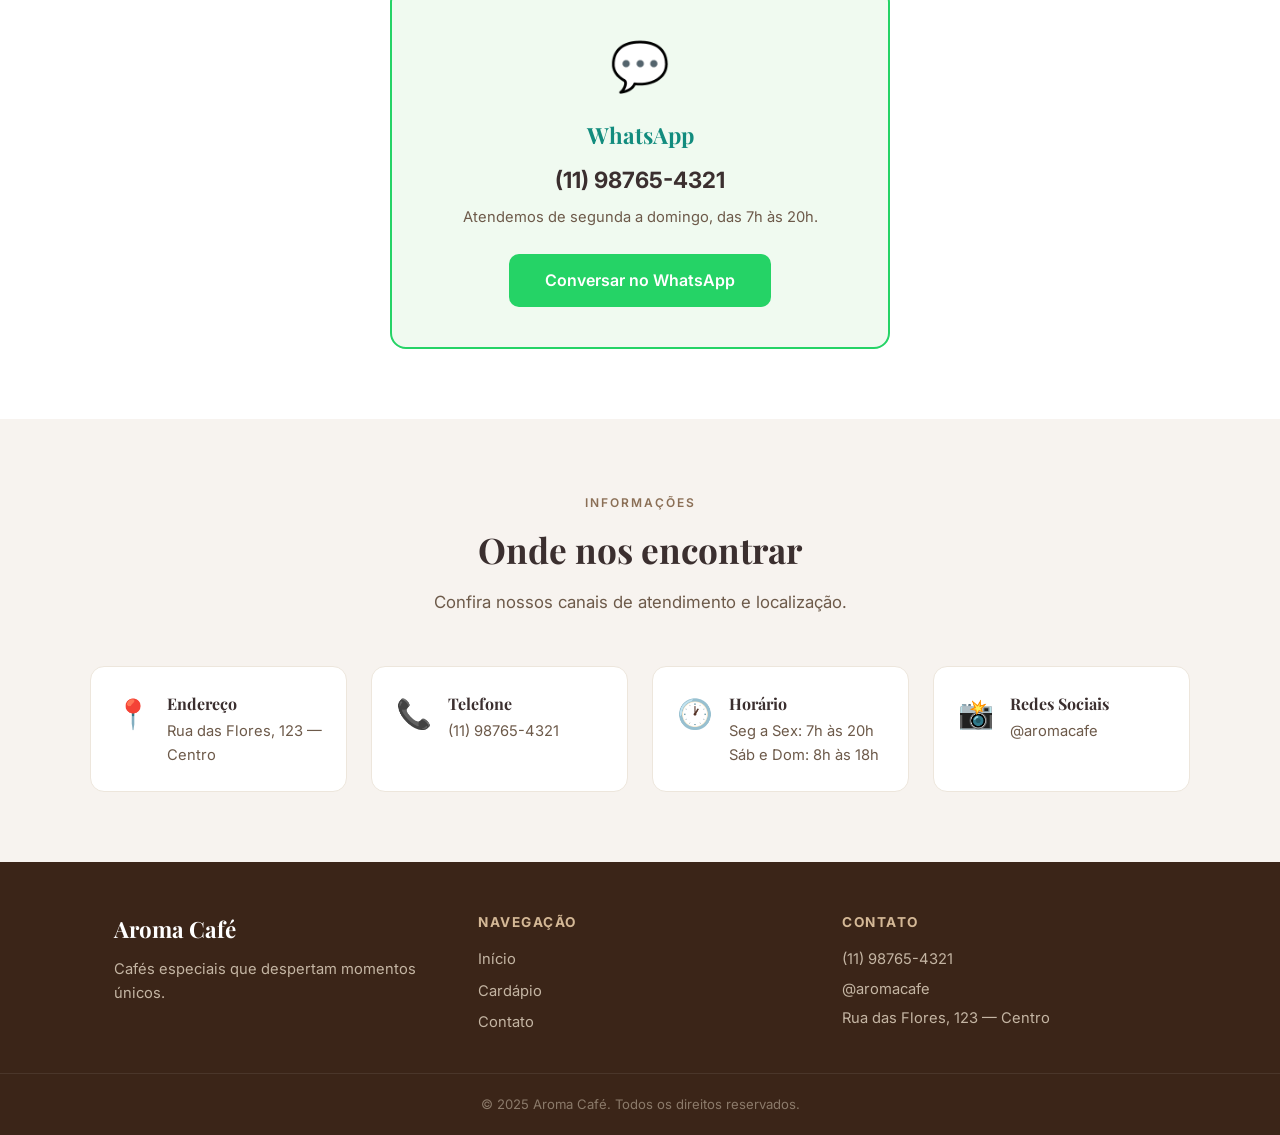
<file: contato.html>
<!doctype html>
<html lang="pt-BR">
  <head>
    <meta charset="UTF-8" />
    <meta name="viewport" content="width=device-width, initial-scale=1.0" />
    <title>Fale Conosco — Aroma Café</title>
    <link rel="stylesheet" href="style.css" />
    <link
      href="https://fonts.googleapis.com/css2?family=Playfair+Display:wght@400;700&family=Inter:wght@300;400;500;600&display=swap"
      rel="stylesheet"
    />
  </head>
  <body>
    <header>
      <div class="header-inner">
        <h1 class="logo">Aroma Café</h1>
        <nav>
          <a href="index.html">Início</a>
          <a href="cardapio.html">Cardápio</a>
          <a href="index.html#sobre">Sobre</a>
          <a href="contato.html">Contato</a>
        </nav>
      </div>
    </header>

    <section class="contact-hero">
      <div class="contact-hero-content">
        <span class="hero-tag">Fale Conosco</span>
        <h2>Adoramos ouvir você</h2>
        <p>
          Sua opinião é fundamental para melhorarmos cada dia. Envie sua avaliação, sugestão ou tire suas dúvidas.
        </p>
      </div>
    </section>

    <section class="contact-form-section">
      <div class="section-header">
        <span class="section-tag">Mensagem</span>
        <h2>Envie sua mensagem</h2>
        <p>Preencha o formulário abaixo e retornaremos o mais breve possível.</p>
      </div>
      <form class="contact-form" action="#" method="post">
        <div class="form-group">
          <label for="nome">Nome</label>
          <input type="text" id="nome" name="nome" placeholder="Seu nome completo" required />
        </div>
        <div class="form-row">
          <div class="form-group">
            <label for="email">E-mail</label>
            <input type="email" id="email" name="email" placeholder="seu@email.com" required />
          </div>
          <div class="form-group">
            <label for="telefone">Telefone</label>
            <input type="tel" id="telefone" name="telefone" placeholder="(00) 00000-0000" />
          </div>
        </div>
        <div class="form-group">
          <label for="assunto">Assunto</label>
          <select id="assunto" name="assunto" required>
            <option value="" disabled selected>Selecione o assunto</option>
            <option value="avaliacao">Avaliação</option>
            <option value="sugestao">Sugestão</option>
            <option value="duvida">Dúvida</option>
            <option value="reclamacao">Reclamação</option>
            <option value="reserva">Reserva de mesa</option>
            <option value="outro">Outro</option>
          </select>
        </div>
        <div class="form-group">
          <label for="mensagem">Mensagem</label>
          <textarea id="mensagem" name="mensagem" rows="6" placeholder="Escreva sua mensagem aqui..." required></textarea>
        </div>
        <div class="form-group">
          <label for="nota">Como você nos avalia?</label>
          <div class="star-rating">
            <input type="radio" id="star5" name="nota" value="5" /><label for="star5" title="Excelente">★</label>
            <input type="radio" id="star4" name="nota" value="4" /><label for="star4" title="Bom">★</label>
            <input type="radio" id="star3" name="nota" value="3" /><label for="star3" title="Regular">★</label>
            <input type="radio" id="star2" name="nota" value="2" /><label for="star2" title="Ruim">★</label>
            <input type="radio" id="star1" name="nota" value="1" /><label for="star1" title="Péssimo">★</label>
          </div>
        </div>
        <button type="submit" class="btn-primary form-submit">Enviar Mensagem</button>
      </form>
    </section>

    <section class="contact-whatsapp">
      <div class="section-header">
        <span class="section-tag">Atendimento Rápido</span>
        <h2>Prefere falar direto?</h2>
        <p>Fale com a gente pelo WhatsApp e responda na hora.</p>
      </div>
      <div class="whatsapp-card">
        <div class="whatsapp-icon">💬</div>
        <h3>WhatsApp</h3>
        <p class="whatsapp-number">(11) 98765-4321</p>
        <p class="whatsapp-desc">Atendemos de segunda a domingo, das 7h às 20h.</p>
        <a href="https://wa.me/5511987654321?text=Ol%C3%A1%2C%20vim%20pelo%20site%20da%20Aroma%20Caf%C3%A9!" class="whatsapp-btn" target="_blank" rel="noopener noreferrer">
          Conversar no WhatsApp
        </a>
      </div>
    </section>

    <section class="contact-info-section">
      <div class="section-header">
        <span class="section-tag">Informações</span>
        <h2>Onde nos encontrar</h2>
        <p>Confira nossos canais de atendimento e localização.</p>
      </div>
      <div class="contact-info">
        <div class="contact-item">
          <span class="contact-icon">📍</span>
          <div>
            <h3>Endereço</h3>
            <p>Rua das Flores, 123 — Centro</p>
          </div>
        </div>
        <div class="contact-item">
          <span class="contact-icon">📞</span>
          <div>
            <h3>Telefone</h3>
            <p>(11) 98765-4321</p>
          </div>
        </div>
        <div class="contact-item">
          <span class="contact-icon">🕐</span>
          <div>
            <h3>Horário</h3>
            <p>Seg a Sex: 7h às 20h</p>
            <p>Sáb e Dom: 8h às 18h</p>
          </div>
        </div>
        <div class="contact-item">
          <span class="contact-icon">📸</span>
          <div>
            <h3>Redes Sociais</h3>
            <p>@aromacafe</p>
          </div>
        </div>
      </div>
    </section>

    <footer>
      <div class="footer-inner">
        <div class="footer-col">
          <h3 class="footer-logo">Aroma Café</h3>
          <p>Cafés especiais que despertam momentos únicos.</p>
        </div>
        <div class="footer-col">
          <h4>Navegação</h4>
          <a href="index.html">Início</a>
          <a href="cardapio.html">Cardápio</a>
          <a href="contato.html">Contato</a>
        </div>
        <div class="footer-col">
          <h4>Contato</h4>
          <p>(11) 98765-4321</p>
          <p>@aromacafe</p>
          <p>Rua das Flores, 123 — Centro</p>
        </div>
      </div>
      <div class="footer-bottom">
        <p>&copy; 2025 Aroma Café. Todos os direitos reservados.</p>
      </div>
    </footer>
  </body>
</html>
</file>
<file: style.css>
* {
  margin: 0;
  padding: 0;
  box-sizing: border-box;
}

html {
  scroll-behavior: smooth;
}

body {
  font-family: "Inter", Arial, sans-serif;
  background: #bd6915;
  color: #3b2f2f;
  line-height: 1.6;
}

h1,
h2,
h3,
h4 {
  font-family: "Playfair Display", Georgia, serif;
}

header {
  background: #5c3d2e;
  color: rgb(214, 11, 11);
  position: sticky;
  top: 0;
  z-index: 100;
}

.header-inner {
  max-width: 1100px;
  margin: 0 auto;
  padding: 16px 24px;
  display: flex;
  justify-content: space-between;
  align-items: center;
  flex-wrap: wrap;
  gap: 12px;
}

.logo {
  font-size: 1.5rem;
  font-family: "Playfair Display", serif;
  letter-spacing: 1px;
}

nav {
  display: flex;
  flex-wrap: wrap;
  gap: 6px;
}

nav a {
  color: #d4c4b0;
  text-decoration: none;
  font-size: 0.9rem;
  font-weight: 500;
  padding: 6px 12px;
  border-radius: 6px;
  /* transition:
    color 0.3s,
    background 0.3s; */
}

nav a:hover {
  color: white;
  background: rgba(255, 255, 255, 0.1);
}

.hero {
  text-align: center;
  background: linear-gradient(160deg, #e8d9c5 0%, #d4b896 50%, #c9a882 100%);
  padding: 90px 24px;
}

.hero-content {
  max-width: 680px;
  margin: 0 auto;
}

.hero-tag {
  display: inline-block;
  background: rgba(92, 61, 46, 0.15);
  color: #5c3d2e;
  font-size: 0.8rem;
  font-weight: 600;
  text-transform: uppercase;
  letter-spacing: 2px;
  padding: 6px 18px;
  border-radius: 30px;
  margin-bottom: 20px;
}

.hero h2 {
  font-size: 2.8rem;
  color: #3b2f2f;
  margin-bottom: 16px;
  line-height: 1.2;
}

.hero p {
  font-size: 1.1rem;
  color: #5c4a3a;
  max-width: 560px;
  margin: 0 auto 30px;
}

.hero-buttons {
  display: flex;
  gap: 14px;
  justify-content: center;
  flex-wrap: wrap;
}

.btn-primary {
  margin: 0;
  padding: 14px 32px;
  border: none;
  background: #5c3d2e;
  color: white;
  font-size: 1rem;
  font-weight: 600;
  cursor: pointer;
  border-radius: 8px;
  transition:
    background 0.3s,
    transform 0.2s;
}

.btn-primary:hover {
  background: #4a3225;
  transform: translateY(-2px);
}

.btn-secondary {
  margin: 0;
  padding: 14px 32px;
  border: 2px solid #5c3d2e;
  background: transparent;
  color: #5c3d2e;
  font-size: 1rem;
  font-weight: 600;
  cursor: pointer;
  border-radius: 8px;
  transition:
    background 0.3s,
    color 0.3s,
    transform 0.2s;
}

.btn-secondary:hover {
  background: #5c3d2e;
  color: white;
  transform: translateY(-2px);
}

section {
  padding: 70px 24px;
}

.section-header {
  text-align: center;
  margin-bottom: 50px;
}

.section-tag {
  display: inline-block;
  font-size: 0.75rem;
  font-weight: 600;
  text-transform: uppercase;
  letter-spacing: 2px;
  color: #8b6f56;
  margin-bottom: 10px;
}

.section-header h2 {
  font-size: 2.2rem;
  color: #3b2f2f;
  margin-bottom: 10px;
}

.section-header p {
  max-width: 540px;
  margin: 0 auto;
  color: #6d5a4a;
  font-size: 1.05rem;
}

.menu {
  background: white;
}

.cards-grid {
  display: grid;
  grid-template-columns: repeat(auto-fit, minmax(260px, 1fr));
  gap: 24px;
  max-width: 1100px;
  margin: 0 auto;
}

.card {
  background: #faf8f5;
  padding: 30px 24px;
  border-radius: 14px;
  text-align: center;
  border: 1px solid #ede6dc;
  transition:
    transform 0.3s,
    box-shadow 0.3s;
}

.card:hover {
  transform: translateY(-6px);
  box-shadow: 0 12px 30px rgba(92, 61, 46, 0.12);
}

.card-icon {
  font-size: 2.4rem;
  margin-bottom: 14px;
}

.card h3 {
  font-size: 1.3rem;
  color: #3b2f2f;
  margin-bottom: 8px;
}

.card-desc {
  font-size: 0.92rem;
  color: #6d5a4a;
  margin-bottom: 14px;
  line-height: 1.5;
}

.card-price {
  font-size: 1.2rem;
  font-weight: 700;
  color: #5c3d2e;
}

.about {
  background: #f7f3ef;
}

.about-content {
  max-width: 800px;
  margin: 0 auto;
}

.about-text {
  text-align: center;
}

.about-text h2 {
  font-size: 2.2rem;
  margin-bottom: 20px;
  color: #3b2f2f;
}

.about-text p {
  color: #5c4a3a;
  font-size: 1.05rem;
  margin-bottom: 16px;
  max-width: 650px;
  margin-left: auto;
  margin-right: auto;
}

.about-stats {
  display: flex;
  justify-content: center;
  gap: 50px;
  margin-top: 40px;
  flex-wrap: wrap;
}

.stat {
  text-align: center;
}

.stat-number {
  display: block;
  font-size: 2rem;
  font-weight: 700;
  font-family: "Playfair Display", serif;
  color: #5c3d2e;
}

.stat-label {
  font-size: 0.85rem;
  color: #8b6f56;
  font-weight: 500;
}

.diferenciais {
  background: #5c3d2e;
  color: white;
}

.diferenciais .section-tag {
  color: #d4b896;
}

.diferenciais .section-header h2 {
  color: white;
}

.diff-grid {
  display: grid;
  grid-template-columns: repeat(auto-fit, minmax(240px, 1fr));
  gap: 30px;
  max-width: 1100px;
  margin: 0 auto;
}

.diff-item {
  text-align: center;
  padding: 30px 20px;
  background: rgba(255, 255, 255, 0.07);
  border-radius: 14px;
  border: 1px solid rgba(255, 255, 255, 0.1);
  transition:
    transform 0.3s,
    background 0.3s;
}

.diff-item:hover {
  transform: translateY(-4px);
  background: rgba(255, 255, 255, 0.12);
}

.diff-icon {
  font-size: 2.4rem;
  margin-bottom: 14px;
}

.diff-item h3 {
  font-size: 1.15rem;
  margin-bottom: 10px;
  color: #f0e6d8;
}

.diff-item p {
  font-size: 0.92rem;
  color: #c4b5a3;
  line-height: 1.5;
}

.reviews {
  background: white;
}

.reviews-grid {
  display: grid;
  grid-template-columns: repeat(auto-fit, minmax(280px, 1fr));
  gap: 24px;
  max-width: 1100px;
  margin: 0 auto;
}

.review-card {
  background: #faf8f5;
  border: 1px solid #ede6dc;
  border-radius: 14px;
  padding: 30px;
  font-style: italic;
  font-family: "Playfair Display", serif;
  font-size: 1.05rem;
  color: #3b2f2f;
  line-height: 1.6;
  margin: 0;
  transition:
    transform 0.3s,
    box-shadow 0.3s;
}

.review-card:hover {
  transform: translateY(-4px);
  box-shadow: 0 10px 25px rgba(92, 61, 46, 0.1);
}

.review-card cite {
  display: block;
  font-style: normal;
  font-family: "Inter", sans-serif;
  font-weight: 600;
  font-size: 0.9rem;
  color: #5c3d2e;
  margin-top: 16px;
}

.stars {
  display: block;
  color: #d4a24e;
  font-size: 1.1rem;
  margin-top: 6px;
  letter-spacing: 2px;
}

.contact {
  background: #f7f3ef;
}

.contact-info {
  display: grid;
  grid-template-columns: repeat(auto-fit, minmax(220px, 1fr));
  gap: 24px;
  max-width: 1100px;
  margin: 0 auto;
}

.contact-item {
  display: flex;
  align-items: flex-start;
  gap: 16px;
  padding: 24px;
  background: white;
  border-radius: 14px;
  border: 1px solid #ede6dc;
  transition: transform 0.3s;
}

.contact-item:hover {
  transform: translateY(-3px);
}

.contact-icon {
  font-size: 1.8rem;
  flex-shrink: 0;
}

.contact-item h3 {
  font-size: 1rem;
  margin-bottom: 4px;
  color: #3b2f2f;
}

.contact-item p {
  font-size: 0.92rem;
  color: #6d5a4a;
}

footer {
  background: #3b2518;
  color: #c4b5a3;
}

.footer-inner {
  max-width: 1100px;
  margin: 0 auto;
  padding: 50px 24px 30px;
  display: grid;
  grid-template-columns: repeat(auto-fit, minmax(200px, 1fr));
  gap: 40px;
}

.footer-logo {
  font-size: 1.4rem;
  font-family: "Playfair Display", serif;
  color: white;
  margin-bottom: 10px;
}

.footer-col p {
  font-size: 0.92rem;
  margin-bottom: 6px;
  line-height: 1.6;
}

.footer-col h4 {
  font-family: "Inter", sans-serif;
  font-size: 0.85rem;
  text-transform: uppercase;
  letter-spacing: 1.5px;
  color: #d4b896;
  margin-bottom: 14px;
}

.footer-col a {
  display: block;
  color: #c4b5a3;
  text-decoration: none;
  font-size: 0.92rem;
  margin-bottom: 8px;
  transition: color 0.3s;
}

.footer-col a:hover {
  color: white;
}

.footer-bottom {
  text-align: center;
  padding: 20px 24px;
  border-top: 1px solid rgba(255, 255, 255, 0.08);
  font-size: 0.82rem;
  color: #8b7a6a;
}

.gallery {
  text-align: center;
  padding: 70px 24px;
  background: white;
}

.gallery-img {
  max-width: 850px;
  width: 100%;
  height: auto;
  max-height: 500px;
  object-fit: cover;
  border-radius: 14px;
  margin: 0 auto;
  display: block;
  box-shadow: 0 12px 40px rgba(92, 61, 46, 0.15);
}

.menu-hero {
  text-align: center;
  background: linear-gradient(160deg, #e8d9c5 0%, #d4b896 50%, #c9a882 100%);
  padding: 80px 24px;
}

.menu-hero-content {
  max-width: 680px;
  margin: 0 auto;
}

.menu-hero h2 {
  font-size: 2.6rem;
  color: #3b2f2f;
  margin-bottom: 16px;
  line-height: 1.2;
}

.menu-hero p {
  font-size: 1.1rem;
  color: #5c4a3a;
  max-width: 560px;
  margin: 0 auto;
}

.menu-categories {
  padding: 60px 24px;
  max-width: 900px;
  margin: 0 auto;
}

.menu-categories:nth-of-type(odd) {
  background: white;
}

.menu-categories:nth-of-type(even) {
  background: #f7f3ef;
}

.category-header {
  display: flex;
  align-items: center;
  gap: 18px;
  margin-bottom: 36px;
  padding-bottom: 18px;
  border-bottom: 2px solid #ede6dc;
}

.category-icon {
  font-size: 2.6rem;
  flex-shrink: 0;
}

.category-header h2 {
  font-size: 1.7rem;
  color: #3b2f2f;
  margin-bottom: 2px;
}

.category-header p {
  font-size: 0.9rem;
  color: #8b6f56;
}

.menu-list {
  display: flex;
  flex-direction: column;
  gap: 0;
}

.menu-item {
  display: flex;
  justify-content: space-between;
  align-items: flex-start;
  gap: 20px;
  padding: 22px 0;
  border-bottom: 1px solid #ede6dc;
  transition: background 0.2s;
}

.menu-item:last-child {
  border-bottom: none;
}

.menu-item-info {
  flex: 1;
}

.menu-item-info h3 {
  font-size: 1.15rem;
  color: #3b2f2f;
  margin-bottom: 4px;
}

.menu-item-info p {
  font-size: 0.9rem;
  color: #6d5a4a;
  line-height: 1.5;
  margin-top: 4px;
}

.menu-item-tags {
  display: inline-block;
  font-size: 0.7rem;
  font-weight: 600;
  text-transform: uppercase;
  letter-spacing: 1px;
  color: #5c3d2e;
  background: rgba(92, 61, 46, 0.08);
  padding: 2px 10px;
  border-radius: 20px;
}

.menu-item-price {
  font-size: 1.15rem;
  font-weight: 700;
  color: #5c3d2e;
  white-space: nowrap;
  flex-shrink: 0;
  padding-top: 2px;
}

.combos {
  padding: 70px 24px;
  background: #5c3d2e;
  color: white;
}

.combos .section-tag {
  color: #d4b896;
}

.combos .section-header h2 {
  color: white;
}

.combos .section-header p {
  color: #c4b5a3;
}

.combos-grid {
  display: grid;
  grid-template-columns: repeat(auto-fit, minmax(260px, 1fr));
  gap: 24px;
  max-width: 1100px;
  margin: 0 auto;
}

.combo-card {
  background: rgba(255, 255, 255, 0.07);
  border: 1px solid rgba(255, 255, 255, 0.12);
  border-radius: 14px;
  padding: 30px 24px;
  text-align: center;
  position: relative;
  /* transition:
    transform 0.3s,
    background 0.3s; */
}

.combo-card:hover {
  transform: translateY(-4px);
  background: rgba(255, 255, 255, 0.12);
}

.combo-badge {
  display: inline-block;
  font-size: 0.7rem;
  font-weight: 600;
  text-transform: uppercase;
  letter-spacing: 1.5px;
  background: #d4a24e;
  color: #3b2518;
  padding: 4px 14px;
  border-radius: 20px;
  margin-bottom: 16px;
}

.combo-card h3 {
  font-size: 1.25rem;
  color: #f0e6d8;
  margin-bottom: 10px;
}

.combo-card p {
  font-size: 0.92rem;
  color: #c4b5a3;
  margin-bottom: 20px;
  line-height: 1.5;
}

.combo-price-row {
  display: flex;
  align-items: center;
  justify-content: center;
  gap: 12px;
}

.combo-old-price {
  font-size: 0.9rem;
  color: #8b7a6a;
  text-decoration: line-through;
}

.combo-price {
  font-size: 1.4rem;
  font-weight: 700;
  color: #d4a24e;
}

.barista-tips {
  padding: 70px 24px;
  background: #f7f3ef;
}

.barista-content {
  max-width: 800px;
  margin: 0 auto;
}

.barista-text {
  text-align: center;
}

.barista-text h2 {
  font-size: 2rem;
  color: #3b2f2f;
  margin-bottom: 20px;
}

.barista-text p {
  font-size: 1.05rem;
  color: #5c4a3a;
  max-width: 650px;
  margin: 0 auto 16px;
  line-height: 1.7;
}

.barista-tags {
  display: flex;
  justify-content: center;
  flex-wrap: wrap;
  gap: 10px;
  margin: 30px 0 16px;
}

.tag {
  font-size: 0.8rem;
  font-weight: 600;
  color: #5c3d2e;
  background: rgba(92, 61, 46, 0.08);
  padding: 6px 18px;
  border-radius: 20px;
}

.barista-note {
  font-size: 0.9rem;
  color: #8b6f56;
  font-style: italic;
}

.menu-cta {
  text-align: center;
  padding: 70px 24px;
  background: linear-gradient(160deg, #e8d9c5 0%, #d4b896 50%, #c9a882 100%);
}

.menu-cta h2 {
  font-size: 2.2rem;
  color: #3b2f2f;
  margin-bottom: 12px;
}

.menu-cta p {
  font-size: 1.05rem;
  color: #5c4a3a;
  max-width: 500px;
  margin: 0 auto 30px;
}

.menu-cta .btn-primary,
.menu-cta .btn-secondary {
  display: inline-block;
  text-decoration: none;
}

/* ── Contact Page ── */
.contact-hero {
  text-align: center;
  background: linear-gradient(160deg, #e8d9c5 0%, #d4b896 50%, #c9a882 100%);
  padding: 80px 24px;
}

.contact-hero-content {
  max-width: 680px;
  margin: 0 auto;
}

.contact-hero h2 {
  font-size: 2.6rem;
  color: #3b2f2f;
  margin-bottom: 16px;
  line-height: 1.2;
}

.contact-hero p {
  font-size: 1.1rem;
  color: #5c4a3a;
  max-width: 560px;
  margin: 0 auto;
}

.contact-form-section {
  padding: 70px 24px;
  background: #f7f3ef;
}

.contact-form {
  max-width: 650px;
  margin: 0 auto;
  display: flex;
  flex-direction: column;
  gap: 22px;
}

.form-row {
  display: grid;
  grid-template-columns: 1fr 1fr;
  gap: 22px;
}

.form-group {
  display: flex;
  flex-direction: column;
  gap: 6px;
}

.form-group label {
  font-size: 0.85rem;
  font-weight: 600;
  color: #5c3d2e;
  text-transform: uppercase;
  letter-spacing: 0.5px;
}

.form-group input,
.form-group select,
.form-group textarea {
  font-family: "Inter", Arial, sans-serif;
  font-size: 0.95rem;
  padding: 12px 16px;
  border: 1px solid #ddd2c6;
  border-radius: 10px;
  background: white;
  color: #3b2f2f;
  transition: border-color 0.3s, box-shadow 0.3s;
  outline: none;
}

.form-group input:focus,
.form-group select:focus,
.form-group textarea:focus {
  border-color: #8b6f56;
  box-shadow: 0 0 0 3px rgba(139, 111, 86, 0.15);
}

.form-group input::placeholder,
.form-group textarea::placeholder {
  color: #b5a594;
}

.form-group textarea {
  resize: vertical;
  min-height: 120px;
}

.star-rating {
  display: flex;
  flex-direction: row-reverse;
  justify-content: flex-end;
  gap: 4px;
}

.star-rating input {
  display: none;
}

.star-rating label {
  font-size: 1.8rem;
  color: #ddd2c6;
  cursor: pointer;
  transition: color 0.2s;
  text-transform: none;
  letter-spacing: 0;
}

.star-rating label:hover,
.star-rating label:hover ~ label,
.star-rating input:checked ~ label {
  color: #d4a24e;
}

.form-submit {
  align-self: flex-start;
  padding: 14px 40px;
}

.contact-whatsapp {
  padding: 70px 24px;
  background: white;
}

.whatsapp-card {
  max-width: 500px;
  margin: 0 auto;
  text-align: center;
  padding: 40px 30px;
  background: #f0faf0;
  border: 2px solid #25d366;
  border-radius: 16px;
}

.whatsapp-icon {
  font-size: 3rem;
  margin-bottom: 14px;
}

.whatsapp-card h3 {
  font-size: 1.4rem;
  color: #128c7e;
  margin-bottom: 8px;
}

.whatsapp-number {
  font-size: 1.4rem;
  font-weight: 700;
  color: #3b2f2f;
  margin-bottom: 8px;
}

.whatsapp-desc {
  font-size: 0.92rem;
  color: #6d5a4a;
  margin-bottom: 24px;
}

.whatsapp-btn {
  display: inline-block;
  padding: 14px 36px;
  background: #25d366;
  color: white;
  font-weight: 600;
  font-size: 1rem;
  text-decoration: none;
  border-radius: 10px;
  transition: background 0.3s, transform 0.2s;
}

.whatsapp-btn:hover {
  background: #1da851;
  transform: translateY(-2px);
}

.contact-info-section {
  padding: 70px 24px;
  background: #f7f3ef;
}

@media (max-width: 768px) {
  .hero {
    padding: 50px 16px;
  }

  .hero h2 {
    font-size: 1.8rem;
  }

  .hero p {
    font-size: 0.95rem;
  }

  .hero-buttons {
    flex-direction: column;
    align-items: center;
    gap: 10px;
  }

  .btn-primary,
  .btn-secondary {
    width: 100%;
    max-width: 280px;
    text-align: center;
  }

  .section-header h2 {
    font-size: 1.7rem;
  }

  .section-header {
    margin-bottom: 36px;
  }

  section {
    padding: 40px 16px;
  }

  .cards-grid {
    grid-template-columns: 1fr;
    max-width: 360px;
    margin: 0 auto;
  }

  .card {
    padding: 24px 20px;
  }

  .about-text h2 {
    font-size: 1.7rem;
  }

  .about-text p {
    font-size: 0.95rem;
  }

  .about-stats {
    gap: 24px;
  }

  .stat-number {
    font-size: 1.6rem;
  }

  .diff-grid {
    grid-template-columns: 1fr;
    max-width: 360px;
    margin: 0 auto;
  }

  .reviews-grid {
    grid-template-columns: 1fr;
    max-width: 400px;
    margin: 0 auto;
  }

  .review-card {
    padding: 24px 20px;
    font-size: 0.95rem;
  }

  .contact-info {
    grid-template-columns: 1fr;
    max-width: 360px;
    margin: 0 auto;
  }

  .contact-item {
    padding: 20px 16px;
  }

  .footer-inner {
    grid-template-columns: 1fr;
    text-align: center;
    padding: 36px 16px 20px;
    gap: 28px;
  }

  .header-inner {
    flex-direction: column;
    text-align: center;
    padding: 12px 16px;
  }

  nav {
    justify-content: center;
    gap: 4px;
  }

  nav a {
    font-size: 0.82rem;
    padding: 5px 8px;
  }

  .menu-hero {
    padding: 50px 16px;
  }

  .menu-hero h2 {
    font-size: 1.6rem;
  }

  .menu-hero p {
    font-size: 0.95rem;
  }

  .menu-categories {
    padding: 36px 12px;
  }

  .category-header {
    flex-direction: column;
    align-items: center;
    text-align: center;
    gap: 10px;
  }

  .category-header h2 {
    font-size: 1.3rem;
  }

  .category-icon {
    font-size: 2rem;
  }

  .menu-item {
    flex-direction: column;
    gap: 6px;
    padding: 16px 0;
  }

  .menu-item-price {
    font-size: 1rem;
  }

  .menu-item-info h3 {
    font-size: 1.05rem;
  }

  .combos {
    padding: 50px 16px;
  }

  .combos-grid {
    grid-template-columns: 1fr;
    max-width: 360px;
    margin: 0 auto;
  }

  .combo-card {
    padding: 24px 20px;
  }

  .barista-text h2 {
    font-size: 1.5rem;
  }

  .barista-text p {
    font-size: 0.95rem;
  }

  .barista-tags {
    gap: 8px;
  }

  .menu-cta {
    padding: 50px 16px;
  }

  .menu-cta h2 {
    font-size: 1.6rem;
  }

  .menu-cta p {
    font-size: 0.95rem;
  }

  .menu-cta .hero-buttons {
    flex-direction: column;
  }

  .contact-hero {
    padding: 50px 16px;
  }

  .contact-hero h2 {
    font-size: 1.8rem;
  }

  .contact-hero p {
    font-size: 0.95rem;
  }

  .contact-form-section {
    padding: 40px 16px;
  }

  .form-row {
    grid-template-columns: 1fr;
    gap: 0;
  }

  .form-submit {
    align-self: stretch;
    width: 100%;
  }

  .star-rating label {
    font-size: 1.5rem;
  }

  .contact-whatsapp {
    padding: 40px 16px;
  }

  .whatsapp-card {
    padding: 30px 20px;
  }

  .whatsapp-btn {
    display: block;
    width: 100%;
    text-align: center;
  }
}

@media (max-width: 480px) {
  .hero h2 {
    font-size: 1.5rem;
  }

  .hero-tag {
    font-size: 0.7rem;
    padding: 5px 14px;
  }

  .section-header h2 {
    font-size: 1.4rem;
  }

  .about-stats {
    flex-direction: column;
    align-items: center;
    gap: 20px;
  }

  .gallery-img {
    max-height: 280px;
    border-radius: 10px;
  }

  .combo-price {
    font-size: 1.2rem;
  }
}
</file>
